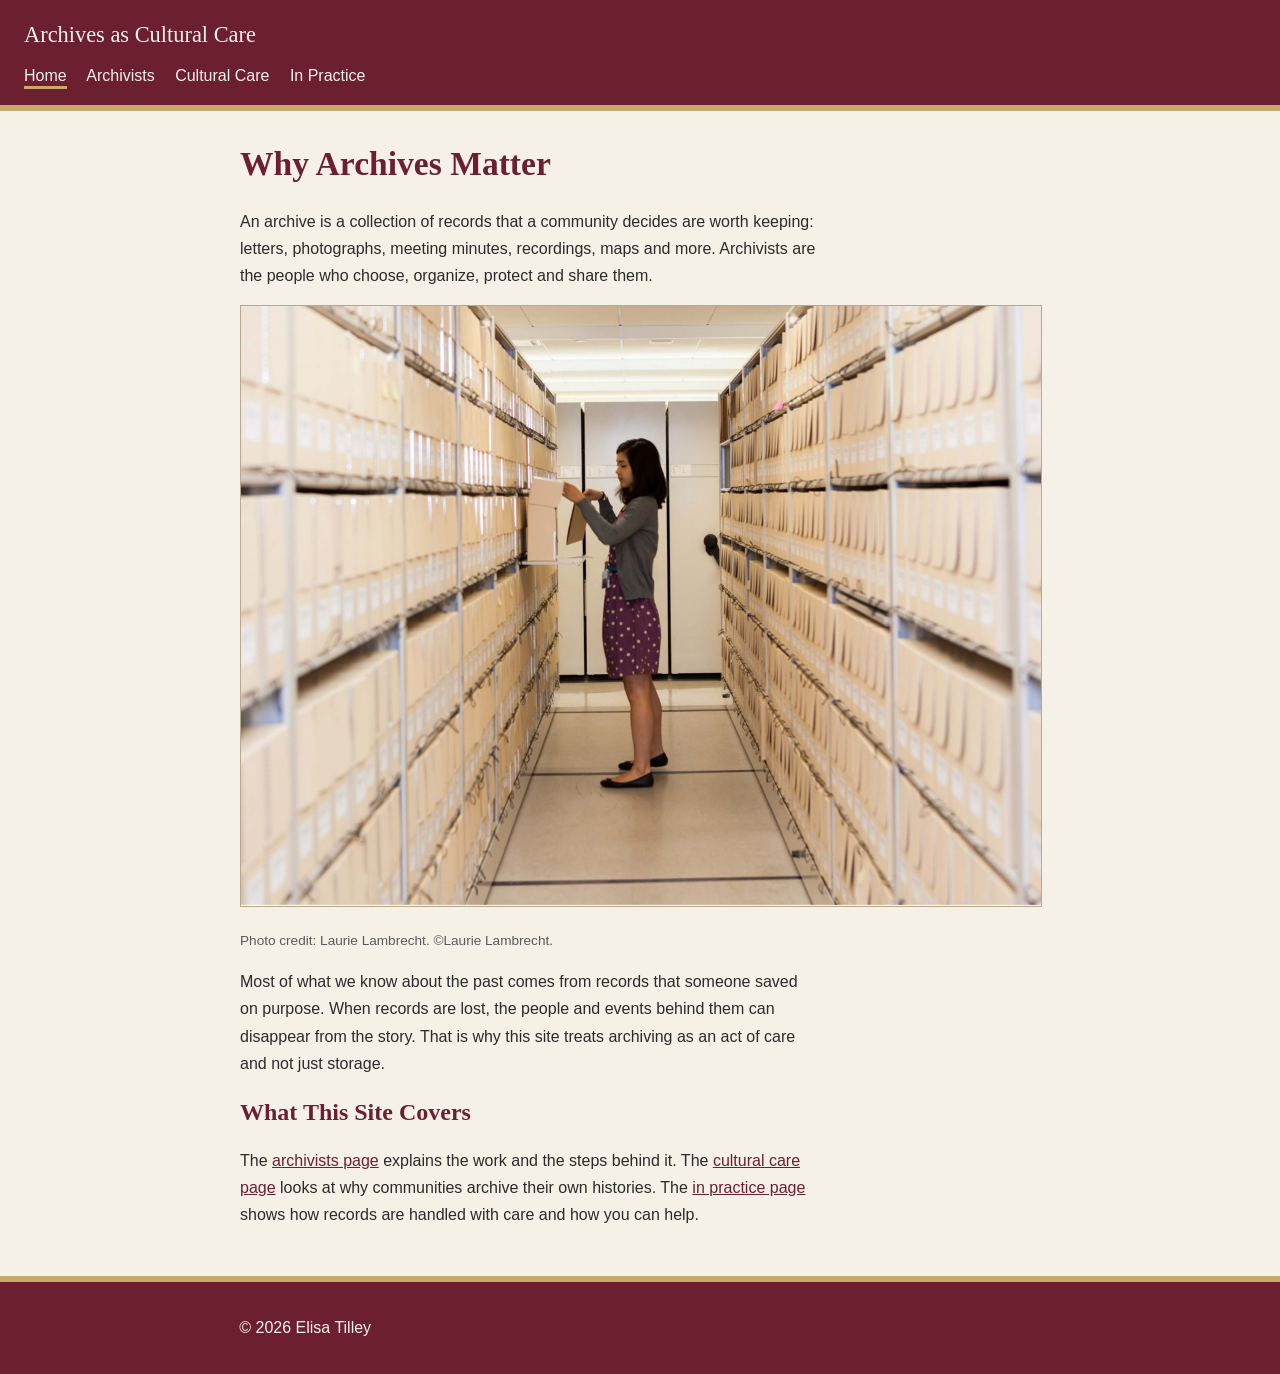
<file: Web Basics Project/index.html>
<!DOCTYPE html>
<html lang="en">
<head>
  <meta charset="utf-8">
  <meta name="viewport" content="width=device-width, initial-scale=1">
  <title>Home | Archives as Cultural Care</title>
  <link rel="stylesheet" type="text/css" href="style.css">
</head>
<body>
  <header id="header">
    <span class="site-name">Archives as Cultural Care</span>
    <nav id="nav">
      <a href="index.html" class="current">Home</a>
      <a href="archivists.html">Archivists</a>
      <a href="cultural-care.html">Cultural Care</a>
      <a href="practice.html">In Practice</a>
    </nav>
  </header>
  <main>
    <h1>Why Archives Matter</h1>
    <p>An archive is a collection of records that a community decides are worth keeping: letters, photographs, meeting minutes, recordings, maps and more. Archivists are the people who choose, organize, protect and share them.</p>
   <a href="https://www.moma.org/research/archives/about"><img src="images/archive-stacks.jpg" alt="An archivist standing between tall shelves of tan archival boxes while pulling out a folder. Click to learn about the MoMA Archives."></a>
    <p class="caption">Photo credit: Laurie Lambrecht. ©Laurie Lambrecht.</p>
    <p>Most of what we know about the past comes from records that someone saved on purpose. When records are lost, the people and events behind them can disappear from the story. That is why this site treats archiving as an act of care and not just storage.</p>
    <h2>What This Site Covers</h2>
    <p>The <a href="archivists.html">archivists page</a> explains the work and the steps behind it. The <a href="cultural-care.html">cultural care page</a> looks at why communities archive their own histories. The <a href="practice.html">in practice page</a> shows how records are handled with care and how you can help.</p>
  </main>
  <footer id="footer">
    <p>&copy; 2026 Elisa Tilley</p>
  </footer>
</body>
</html>
</file>
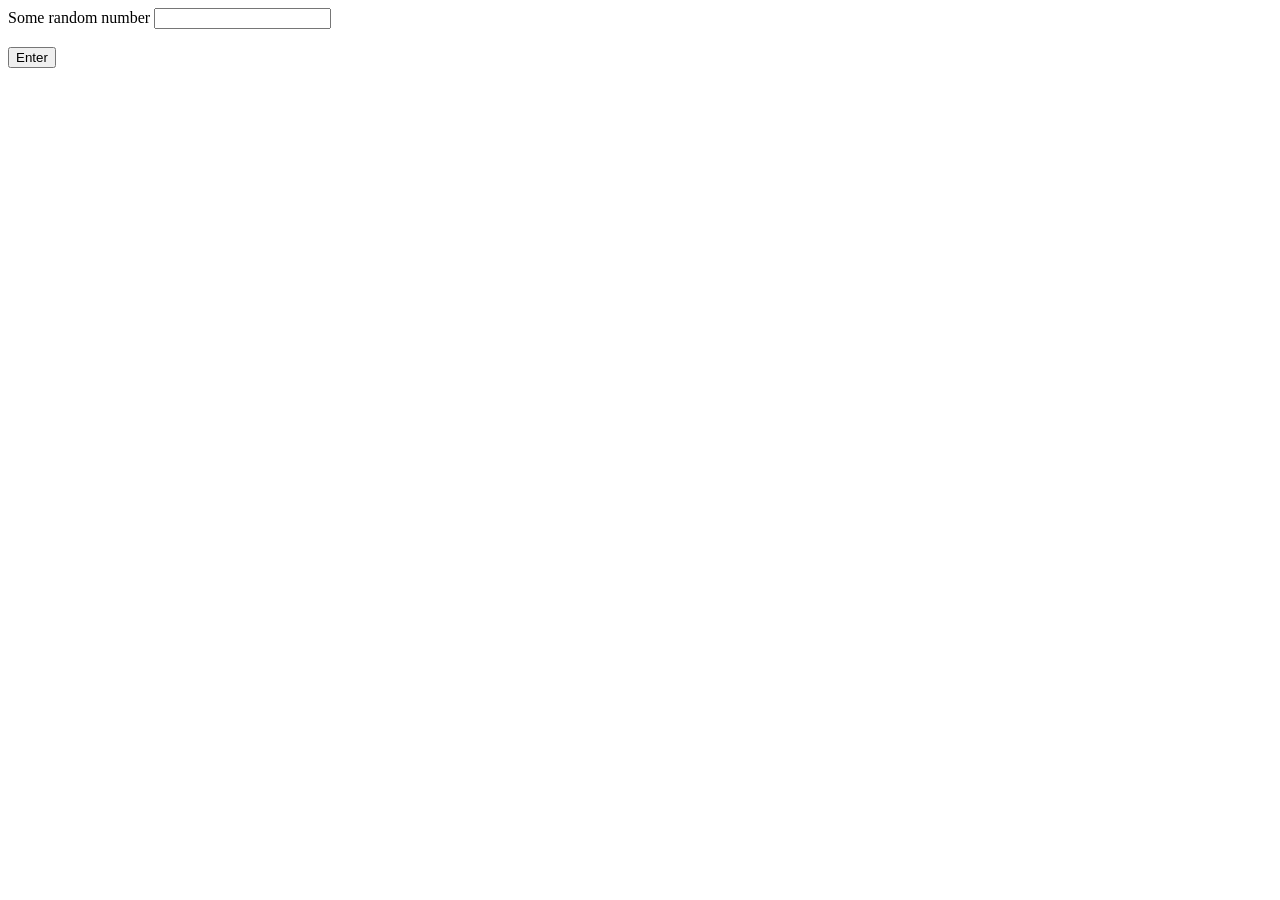
<file: Week10.html>
<!DOCTYPE html>
<html>
<head> 
    <meta charset="UTF-8">
    <meta name="viewport" content="width=device-width,initial-scale=1.0">
    <title>My first html page</title>
</head> 
<body>
    <label for="randomnumber">Some random number</label>
    <input id="randomnumber" type="number" ><br><br>
    <button type="button" onclick="myFunction()">Enter</button>
    <h2 id="demo"></h2>

    <script>
    function myFunction() {
        let x = document.getElementById("randomnumber").value;
        document.getElementById("demo").innerHTML = "You entered this value: " + x;
    }
    </script>
</body>
</html>
</file>
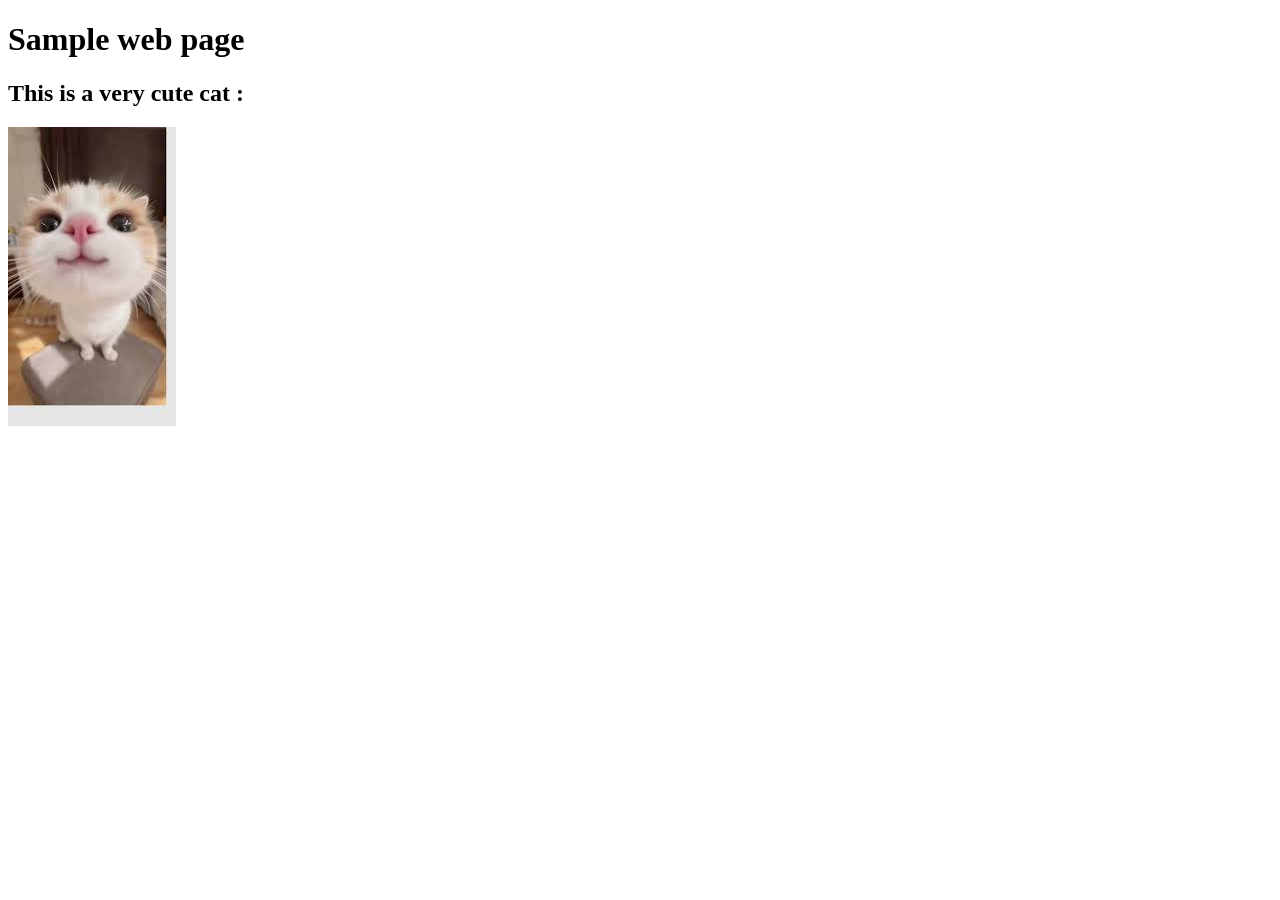
<file: INFO 654 Week 7/cutecat.html>
<!DOCTYPE html>
<html>
<meta charset= “UTF-8’”>
<title> My first html page </title>
</head>
<body>
<h1> Sample web page </h>
<h2> This is a very cute cat : </h2>
<img src = ./images_folder/cutecat.jpg width = “200”>


</body>
</html>
</file>
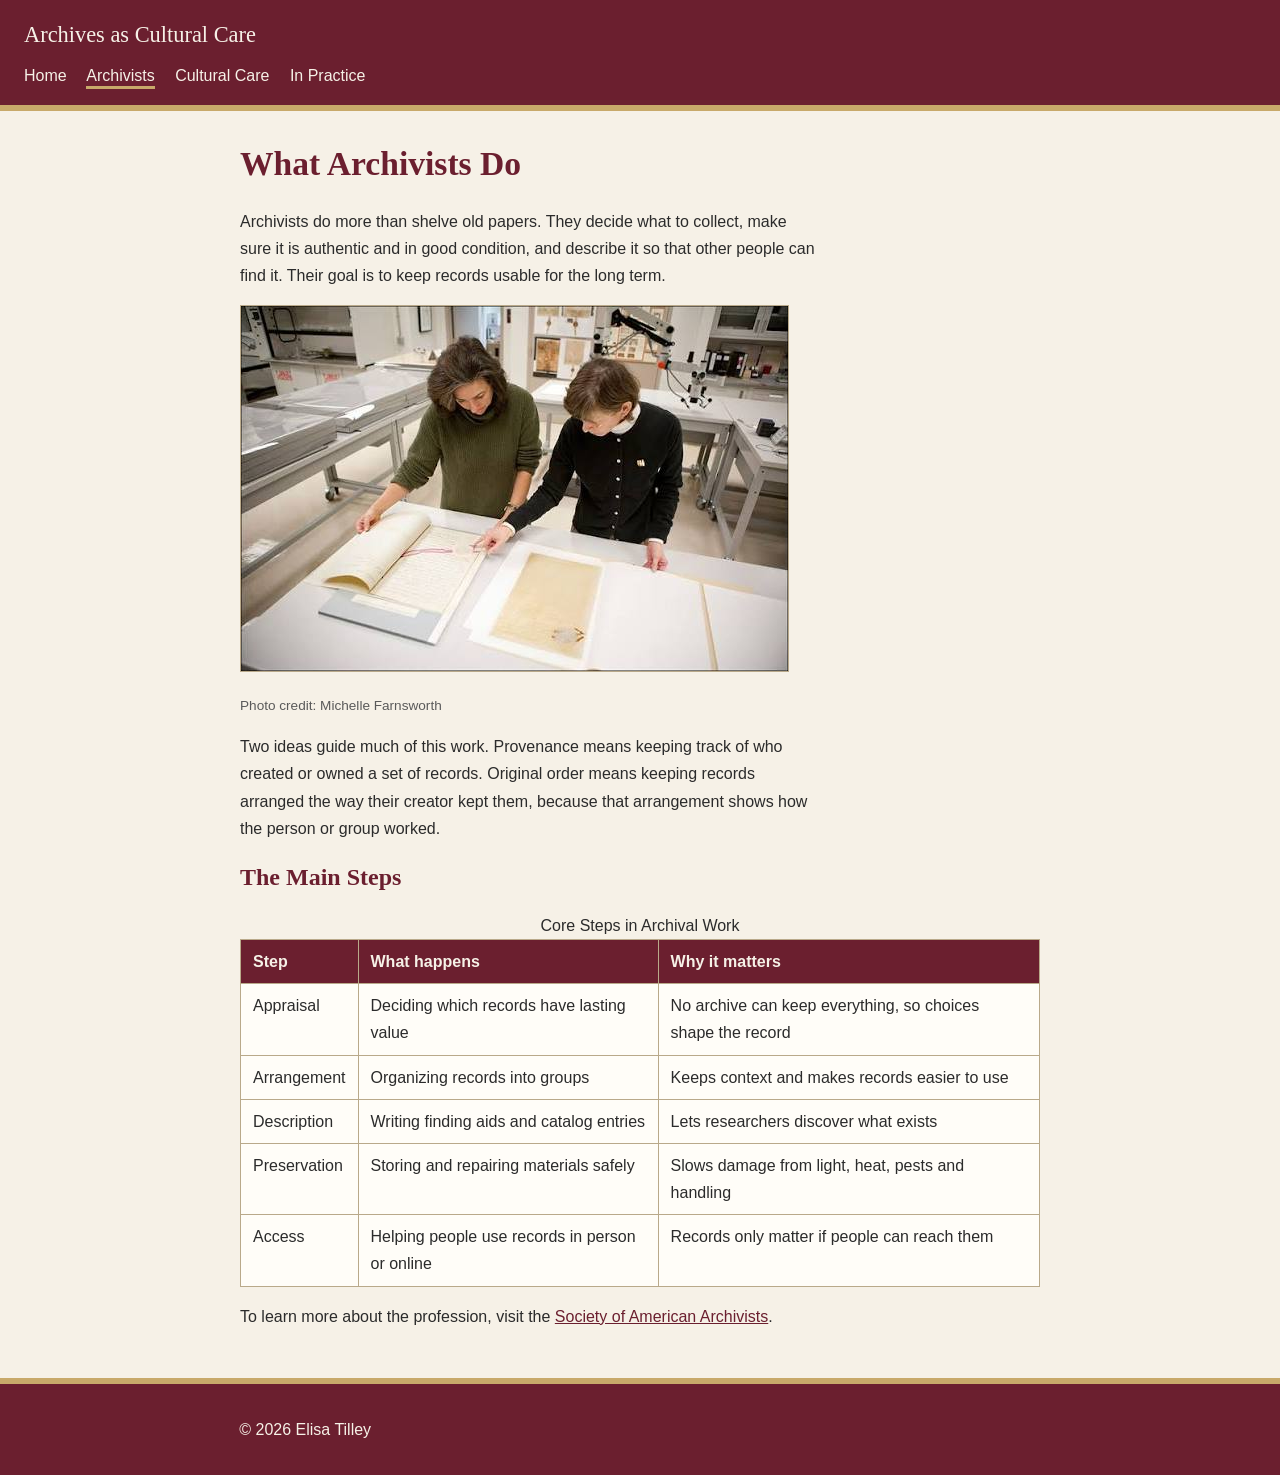
<file: Web Basics Project/archivists.html>
<!DOCTYPE html>
<html lang="en">
<head>
  <meta charset="utf-8">
  <meta name="viewport" content="width=device-width, initial-scale=1">
  <title>Archivists | Archives as Cultural Care</title>
  <link rel="stylesheet" type="text/css" href="style.css">
</head>
<body>
  <header id="header">
    <span class="site-name">Archives as Cultural Care</span>
    <nav id="nav">
      <a href="index.html">Home</a>
      <a href="archivists.html" class="current">Archivists</a>
      <a href="cultural-care.html">Cultural Care</a>
      <a href="practice.html">In Practice</a>
    </nav>
  </header>
  <main>
    <h1>What Archivists Do</h1>
    <p>Archivists do more than shelve old papers. They decide what to collect, make sure it is authentic and in good condition, and describe it so that other people can find it. Their goal is to keep records usable for the long term.</p>
    <img src="images/document-review.jpg" alt="Two archivists examining a bound manuscript and an aged document on a laboratory table">
    <p class="caption">Photo credit: Michelle Farnsworth </p>
    <p>Two ideas guide much of this work. Provenance means keeping track of who created or owned a set of records. Original order means keeping records arranged the way their creator kept them, because that arrangement shows how the person or group worked.</p>
    <h2>The Main Steps</h2>
    <div class="table-wrap">
      <table>
        <caption>Core Steps in Archival Work</caption>
        <thead>
          <tr>
            <th scope="col">Step</th>
            <th scope="col">What happens</th>
            <th scope="col">Why it matters</th>
          </tr>
        </thead>
        <tbody>
          <tr>
            <td>Appraisal</td>
            <td>Deciding which records have lasting value</td>
            <td>No archive can keep everything, so choices shape the record</td>
          </tr>
          <tr>
            <td>Arrangement</td>
            <td>Organizing records into groups</td>
            <td>Keeps context and makes records easier to use</td>
          </tr>
          <tr>
            <td>Description</td>
            <td>Writing finding aids and catalog entries</td>
            <td>Lets researchers discover what exists</td>
          </tr>
          <tr>
            <td>Preservation</td>
            <td>Storing and repairing materials safely</td>
            <td>Slows damage from light, heat, pests and handling</td>
          </tr>
          <tr>
            <td>Access</td>
            <td>Helping people use records in person or online</td>
            <td>Records only matter if people can reach them</td>
          </tr>
        </tbody>
      </table>
    </div>
    <p>To learn more about the profession, visit the <a href="https://www2.archivists.org/">Society of American Archivists</a>.</p>
  </main>
  <footer id="footer">
    <p>&copy; 2026 Elisa Tilley</p>
  </footer>
</body>
</html>
</file>
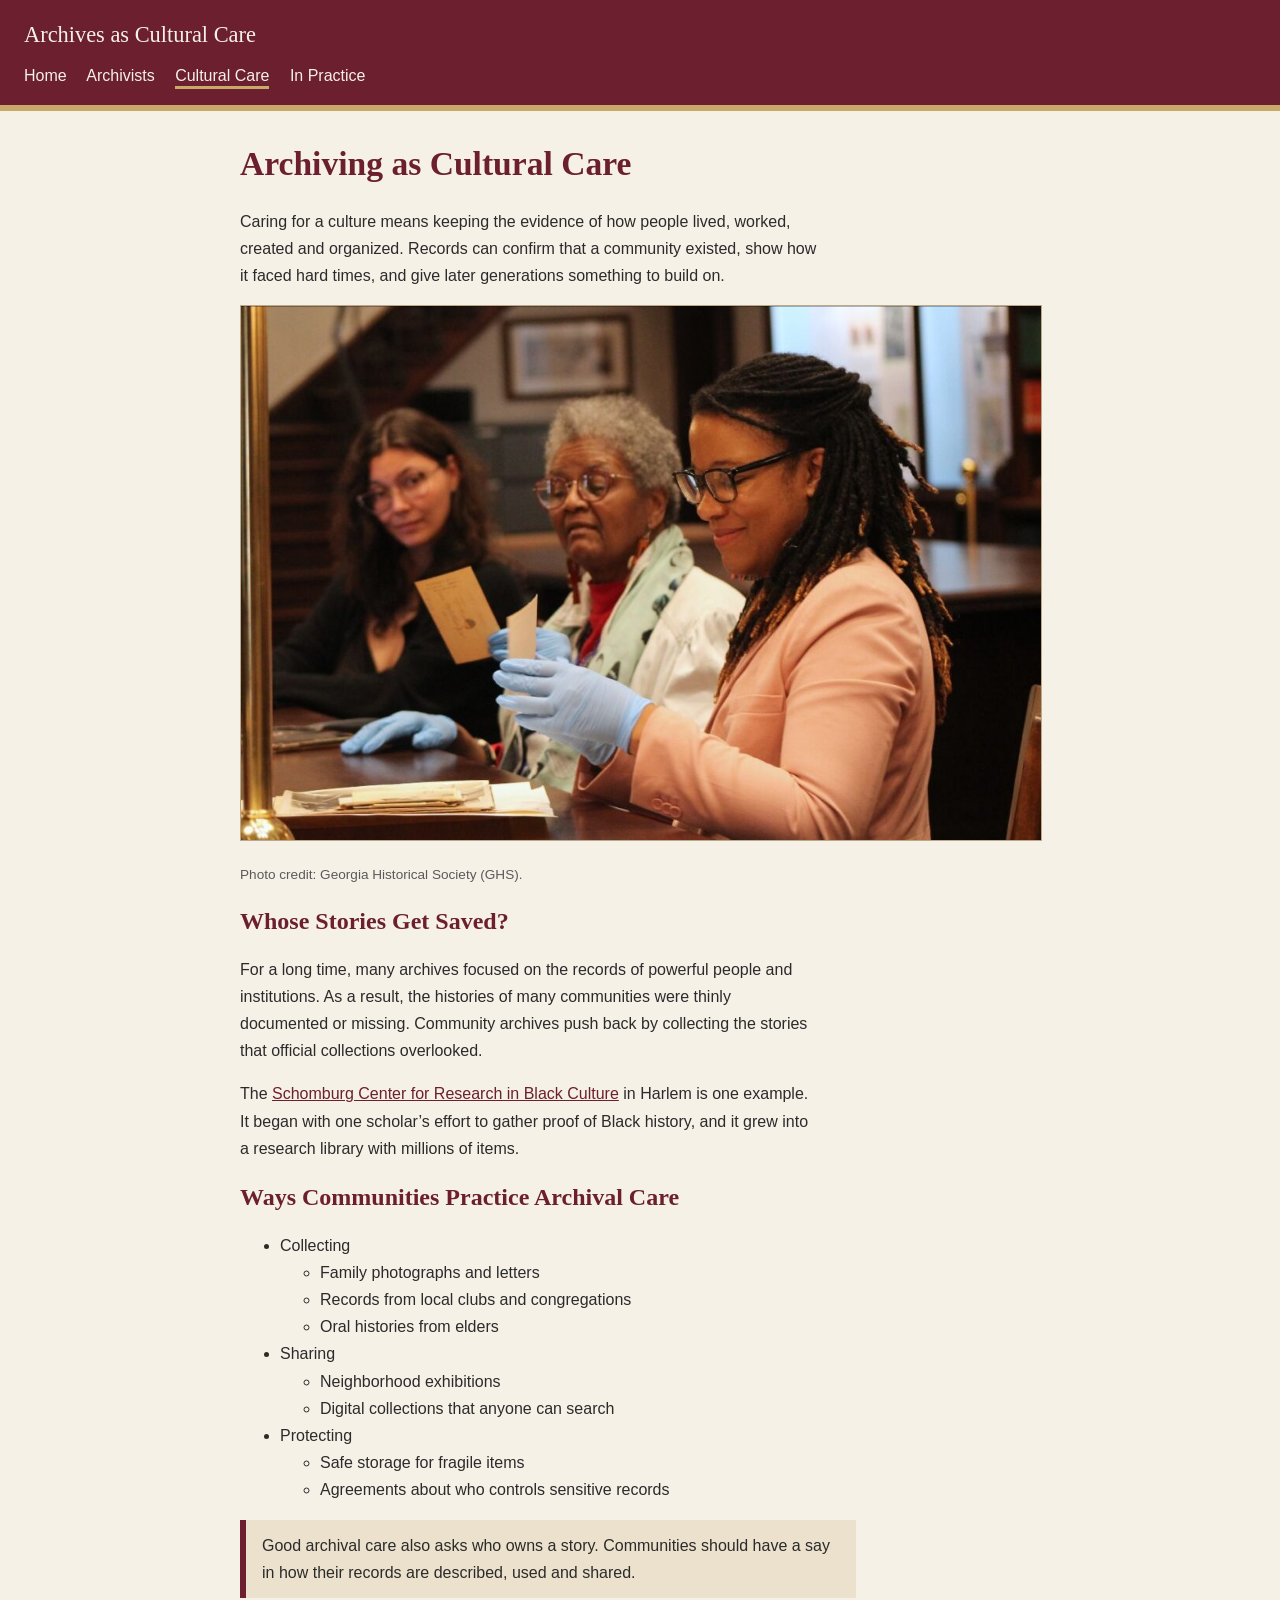
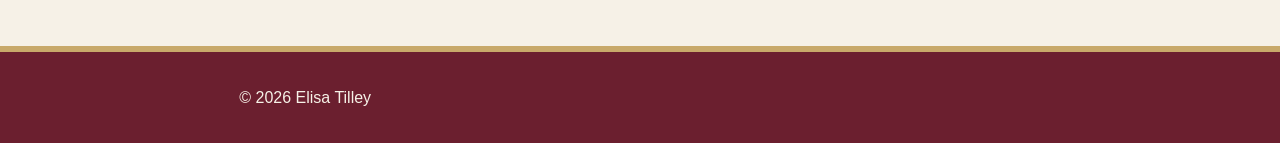
<file: Web Basics Project/cultural-care.html>
<!DOCTYPE html>
<html lang="en">
<head>
  <meta charset="utf-8">
  <meta name="viewport" content="width=device-width, initial-scale=1">
  <title>Cultural Care | Archives as Cultural Care</title>
  <link rel="stylesheet" type="text/css" href="style.css">
</head>
<body>
  <header id="header">
    <span class="site-name">Archives as Cultural Care</span>
    <nav id="nav">
      <a href="index.html">Home</a>
      <a href="archivists.html">Archivists</a>
      <a href="cultural-care.html" class="current">Cultural Care</a>
      <a href="practice.html">In Practice</a>
    </nav>
  </header>
  <main>
    <h1>Archiving as Cultural Care</h1>
    <p>Caring for a culture means keeping the evidence of how people lived, worked, created and organized. Records can confirm that a community existed, show how it faced hard times, and give later generations something to build on.</p>
    <img src="images/handling-letters.jpg" alt="Three people in blue gloves looking through old letters and cards at a table"> 
    <p class="caption">Photo credit: Georgia Historical Society (GHS).</p>
    <h2>Whose Stories Get Saved?</h2>
    <p>For a long time, many archives focused on the records of powerful people and institutions. As a result, the histories of many communities were thinly documented or missing. Community archives push back by collecting the stories that official collections overlooked.</p>
    <p>The <a href="https://www.nypl.org/locations/schomburg">Schomburg Center for Research in Black Culture</a> in Harlem is one example. It began with one scholar&rsquo;s effort to gather proof of Black history, and it grew into a research library with millions of items.</p>
    <h2>Ways Communities Practice Archival Care</h2>
    <ul>
      <li>Collecting
        <ul>
          <li>Family photographs and letters</li>
          <li>Records from local clubs and congregations</li>
          <li>Oral histories from elders</li>
        </ul>
      </li>
      <li>Sharing
        <ul>
          <li>Neighborhood exhibitions</li>
          <li>Digital collections that anyone can search</li>
        </ul>
      </li>
      <li>Protecting
        <ul>
          <li>Safe storage for fragile items</li>
          <li>Agreements about who controls sensitive records</li>
        </ul>
      </li>
    </ul>
    <p class="note">Good archival care also asks who owns a story. Communities should have a say in how their records are described, used and shared.</p>
  </main>
  <footer id="footer">
    <p>&copy; 2026 Elisa Tilley</p>
  </footer>
</body>
</html>
</file>
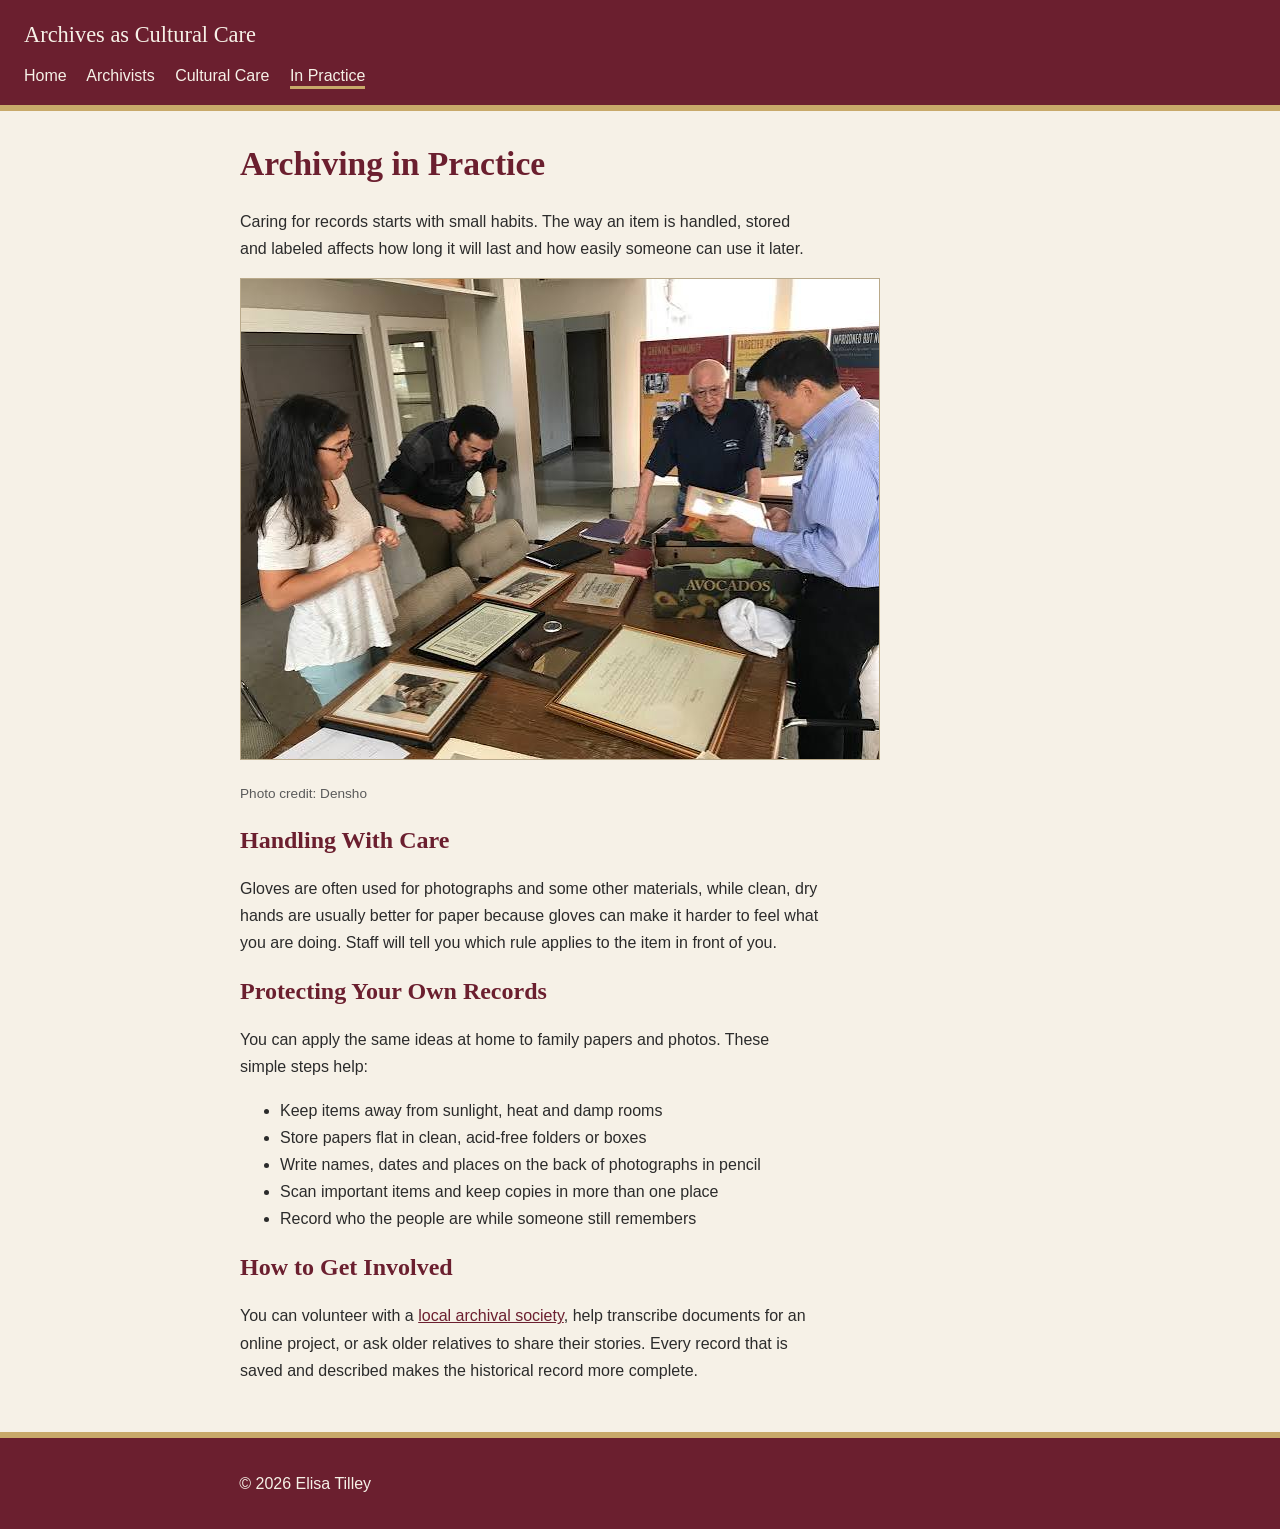
<file: Web Basics Project/practice.html>
<!DOCTYPE html>
<html lang="en">
<head>
  <meta charset="utf-8">
  <meta name="viewport" content="width=device-width, initial-scale=1">
  <title>In Practice | Archives as Cultural Care</title>
  <link rel="stylesheet" type="text/css" href="style.css">
</head>
<body>
  <header id="header">
    <span class="site-name">Archives as Cultural Care</span>
    <nav id="nav">
      <a href="index.html">Home</a>
      <a href="archivists.html">Archivists</a>
      <a href="cultural-care.html">Cultural Care</a>
      <a href="practice.html" class="current">In Practice</a>
    </nav>
  </header>
  <main>
    <h1>Archiving in Practice</h1>
    <p>Caring for records starts with small habits. The way an item is handled, stored and labeled affects how long it will last and how easily someone can use it later.</p>
    <a href="https://www2.archivists.org/"><img src="images/community-items.jpg" alt="Four people gathered around a table looking over framed documents, photographs and boxes of keepsakes Click to visit the Society of American Archivists."></a>
    <p class="caption">Photo credit: Densho</p>
    <h2>Handling With Care</h2>
    <p>Gloves are often used for photographs and some other materials, while clean, dry hands are usually better for paper because gloves can make it harder to feel what you are doing. Staff will tell you which rule applies to the item in front of you.</p>
    <h2>Protecting Your Own Records</h2>
    <p>You can apply the same ideas at home to family papers and photos. These simple steps help:</p>
    <ul>
      <li>Keep items away from sunlight, heat and damp rooms</li>
      <li>Store papers flat in clean, acid-free folders or boxes</li>
      <li>Write names, dates and places on the back of photographs in pencil</li>
      <li>Scan important items and keep copies in more than one place</li>
      <li>Record who the people are while someone still remembers</li>
    </ul>
    <h2>How to Get Involved</h2>
    <p>You can volunteer with a <a href="https://interferencearchive.org">local archival society</a>, help transcribe documents for an online project, or ask older relatives to share their stories. Every record that is saved and described makes the historical record more complete.</p>
  </main>
  <footer id="footer">
    <p>&copy; 2026 Elisa Tilley</p>
  </footer>
</body>
</html>
</file>
<file: Web Basics Project/style.css>
body {
  margin: 0;
  font-family: Verdana, Geneva, sans-serif;
  line-height: 1.7;
  color: #2b2b2b;
  background-color: #f6f1e7;
}

h1, h2 {
  font-family: Georgia, "Times New Roman", serif;
  color: #6b1f2f;
  line-height: 1.25;
}

h1 {
  font-size: 2.1rem;
  margin-top: 0;
}

p {
  max-width: 65ch;
}

a {
  color: #6b1f2f;
}

img {
  max-width: 100%;
  height: auto;
  border: 1px solid #b9a98a;
}

#header {
  background-color: #6b1f2f;
  color: #f6f1e7;
  padding: 1rem 1.5rem;
  border-bottom: 6px solid #c8a96a;
}

#header .site-name {
  display: block;
  font-family: Georgia, serif;
  font-size: 1.4rem;
  margin-bottom: 0.5rem;
}

#nav a {
  color: #f6f1e7;
  text-decoration: none;
  margin-right: 1rem;
  padding-bottom: 2px;
  border-bottom: 3px solid transparent;
}

#nav a:hover,
#nav a:focus,
#nav a.current {
  border-bottom-color: #c8a96a;
}

main {
  max-width: 50rem;
  margin: 0 auto;
  padding: 2rem 1.5rem;
}

.caption {
  font-size: 0.85rem;
  color: #5a5a5a;
}

.note {
  background-color: #ebe1cc;
  border-left: 6px solid #6b1f2f;
  padding: 0.75rem 1rem;
}

table {
  width: 100%;
  border-collapse: collapse;
  background-color: #fffdf8;
}

th, td {
  border: 1px solid #b9a98a;
  padding: 0.5rem 0.75rem;
  text-align: left;
  vertical-align: top;
}

th {
  background-color: #6b1f2f;
  color: #f6f1e7;
}

.table-wrap {
  overflow-x: auto;
}

#footer {
  background-color: #6b1f2f;
  color: #f6f1e7;
  text-align: center;
  padding: 1rem;
  border-top: 6px solid #c8a96a;
}

@media (max-width: 600px) {
  h1 {
    font-size: 1.7rem;
  }

  #nav a {
    display: inline-block;
    margin-bottom: 0.4rem;
  }
}
</file>
